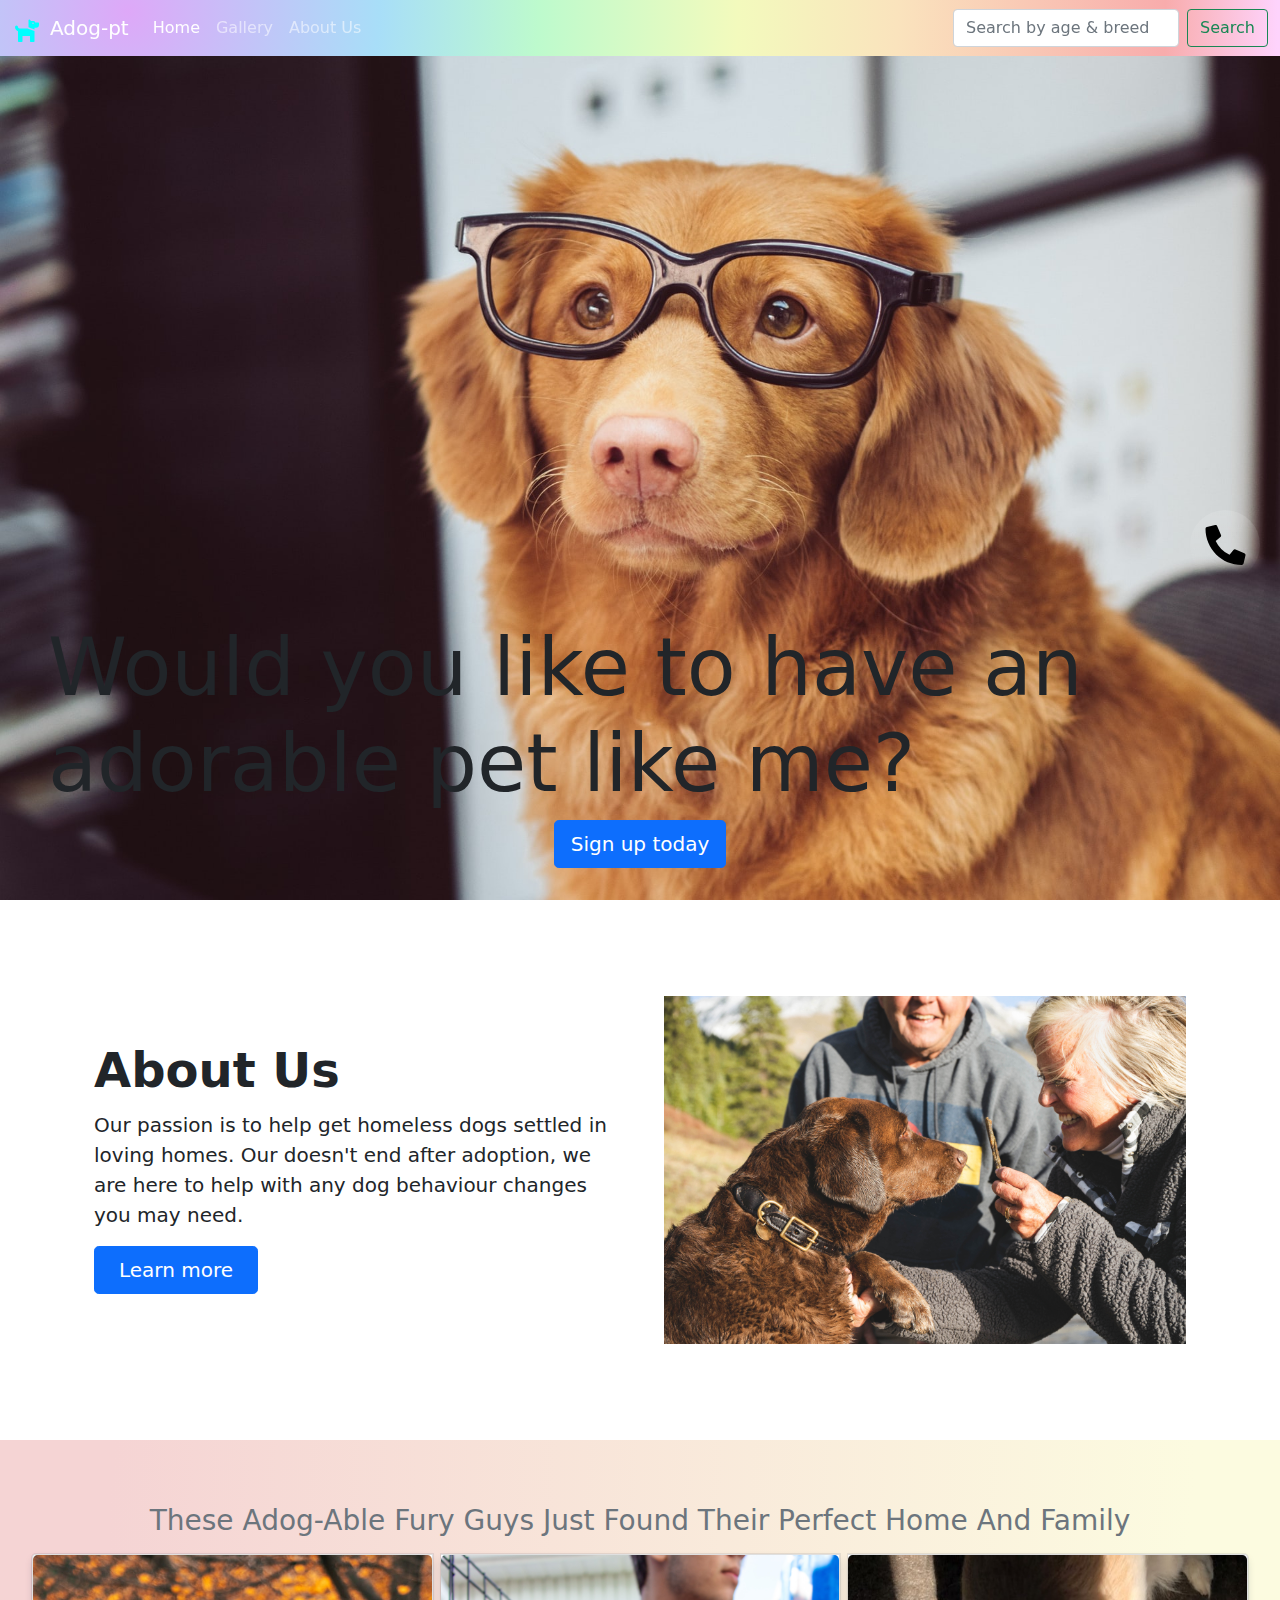
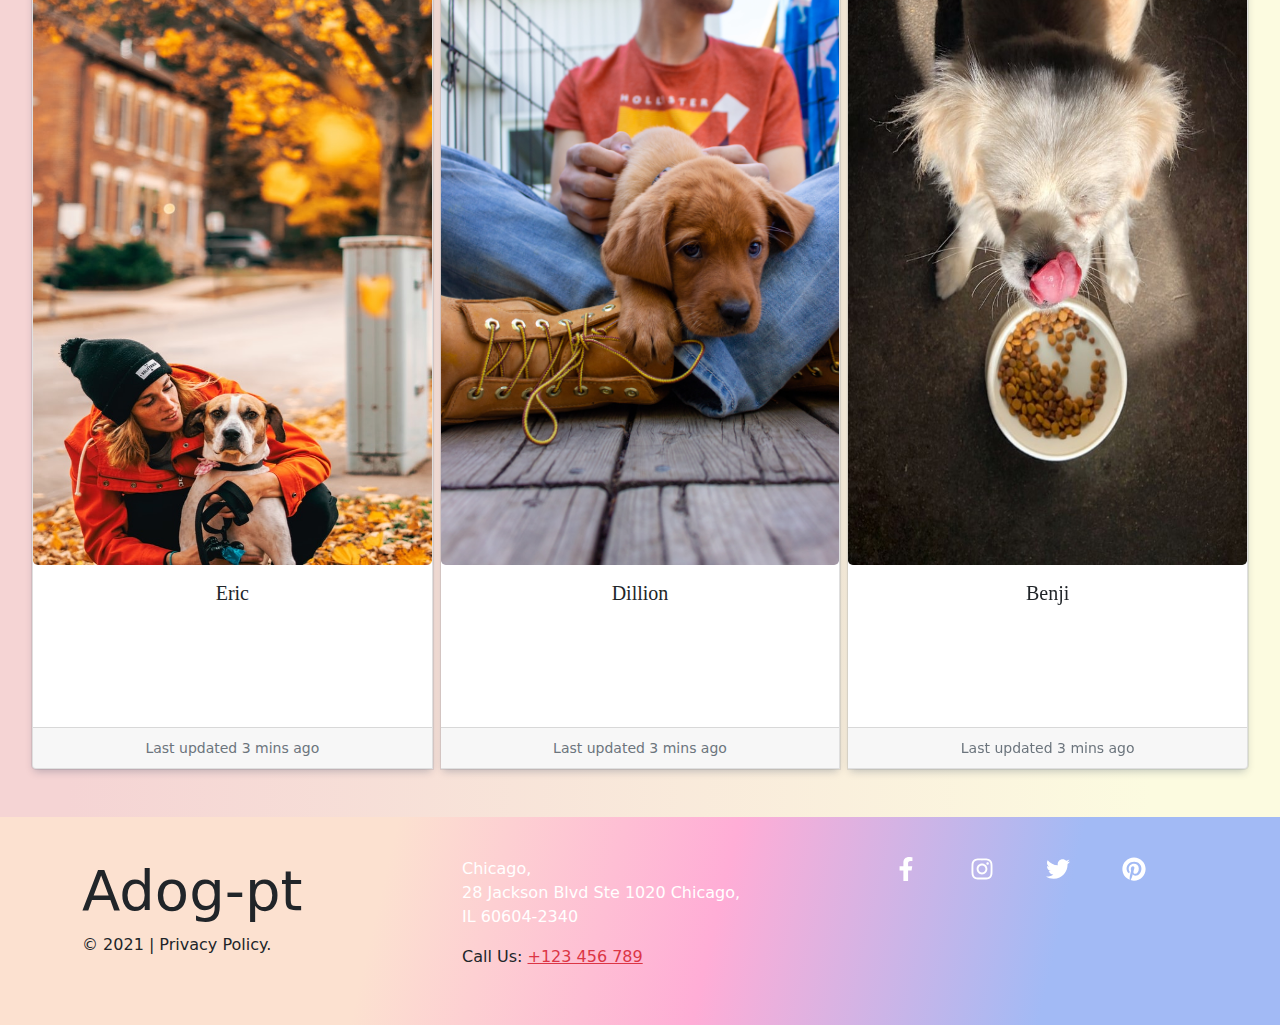
<file: index.html>
<!DOCTYPE html>
<html lang="en">
<head>
    <meta charset="UTF-8">
    <meta http-equiv="X-UA-Compatible" content="IE=edge">
    <meta name="viewport" content="width=device-width, initial-scale=1.0">
    <title>Adopt a dog</title>
    <link rel="stylesheet" href="./css/bootstrap.min.css">
    <link rel="stylesheet" href="./css/gallery.css">
</head>
<body>
    <nav class="navbar navbar-expand-md navbar-dark fixed-top">
        <div class="container-fluid">
          <a class="navbar-brand" href="/">
            <img src="./svg/dog-solid.svg"><span class=" ps-2">Adog-pt</span></a>
          <button class="navbar-toggler" type="button" data-bs-toggle="collapse" data-bs-target="#navbarCollapse" aria-controls="navbarCollapse" aria-expanded="false" aria-label="Toggle navigation">
            <span class="navbar-toggler-icon"></span>
          </button>
          <div class="collapse navbar-collapse" id="navbarCollapse">
            <ul class="navbar-nav me-auto mb-2 mb-md-0">
              <li class="nav-item text">
                <a class="nav-link active" aria-current="page" href="#">Home</a>
              </li>
              <li class="nav-item">
                <a class="nav-link" href="gallery.html">Gallery</a>
              </li>
              <li class="nav-item">
                <a class="nav-link" href="#about">About Us</a>
              </li>
            </ul>
            <form class="d-flex">
              <input class="form-control me-2" type="search" placeholder="Search by age & breed" aria-label="Search">
              <button class="btn btn-outline-success" type="submit">Search</button>
            </form>
          </div>
        </div>
    </nav> 
    <section class=" d-flex align-content-start flex-column justify-content-end" id="landing">

        <h1 class=" display-1 mb-2 ps-5 text-opacity-75   w-75 text">Would you like to have an adorable pet like me?</h1>
        <p class=" align-self-center pb-3"><a class="btn btn-lg btn-primary" href="#">Sign up today</a></p>
        <a href="#" class=" tel bg-gradient d-flex align-content-center justify-content-center"><img src="./svg/phone-alt-solid.svg" alt="phone icon" class=" m-auto"></a>
    </section>
  
    <section class="container col-xxl-8 px-4 py-5 " id="about">
      <div class="row flex-lg-row-reverse align-items-center g-5 py-5">
        <div class="col-10 col-sm-8 col-lg-6">
          <img src="./images/chewy.jpg" class="d-block mx-lg-auto img-fluid" alt="Bootstrap Themes" width="700" height="500" loading="lazy">
        </div>
        <div class="col-lg-6">
          <h1 class="display-5 fw-bold lh-1 mb-3 ">About Us</h1>
          <p class="lead">Our passion is to help get homeless dogs settled in loving homes. Our doesn't end after adoption, we are here to help with any dog behaviour changes you may need.</p>
          <div class="d-grid gap-2 d-md-flex justify-content-md-start">
            <button type="button" class="btn btn-primary btn-lg px-4 me-md-2">Learn more</button>
            
          </div>
        </div>
      </div>
    
    </section>
    <section class=" py-5" id="recent">
      <h3 class=" text-capitalize text-center py-3 text-secondary fs-3 w-75 m-auto">These Adog-able  fury guys just found their perfect home and family </h3>
        <div class="card-group g-4 w-75 m-auto text-center">
            <div class="card me-2">
              <img src="./images/erik.jpg" class="card-img-top rounded-3 h-75" alt="..." width="100%" height="82%">
              <div class="card-body">
                <h5 class="card-title">Eric</h5>
              </div>
              <div class="card-footer">
                <small class="text-muted">Last updated 3 mins ago</small>
              </div>
            </div>
            <div class="card me-2">
              <img src="./images/dillon.jpg" class=" card-img-top rounded-3 h-75" width="100%" height="100%"  alt="..." >
              <div class="card-body">
                <h5 class="card-title">Dillion</h5>
              </div>
              <div class="card-footer">
                <small class="text-muted">Last updated 3 mins ago</small>
              </div>
            </div>
            <div class="card">
              <img src="./images/benji.jpg" class="card-img-top rounded-3 h-75" alt="..."width="100%" height="100%" >
              <div class="card-body">
                <h5 class="card-title">Benji</h5>
              </div>
              <div class="card-footer">
                <small class="text-muted">Last updated 3 mins ago</small>
              </div>
            </div>
          </div>
    </section>
   


    <footer class="footer mt-auto py-3">
        <div class="container m-auto py-4">
          <div class="row">
            <a href="#" class=" col-12 col-md-4 col-lg-4 text-decoration-none text-dark">
              <h4 class=" display-4 ">Adog-pt</h4>
              <p class=" fs-6">© 2021 | Privacy Policy.</p>
            </a>
            <div class=" col-12 col-md-4 col-lg-4">
              <p class=" fs-6 text-white">Chicago,<br>
                28 Jackson Blvd Ste 1020 Chicago,<br>
                IL 60604-2340</p>
              <p class="fs-6 text-dark">Call Us: <a href="" class=" text-danger">+123 456 789</a></p>
            </div>
            <a href="#" class=" col-12 col-md-4 col-lg-4 d-flex justify-content-evenly">
              <svg aria-hidden="true" focusable="false" data-prefix="fab" data-icon="facebook-f" class="svg-inline--fa fa-facebook-f fa-w-10" width="24px" height="24px" fill="white"  role="img" xmlns="http://www.w3.org/2000/svg" viewBox="0 0 320 512"><path   d="M279.14 288l14.22-92.66h-88.91v-60.13c0-25.35 12.42-50.06 52.24-50.06h40.42V6.26S260.43 0 225.36 0c-73.22 0-121.08 44.38-121.08 124.72v70.62H22.89V288h81.39v224h100.17V288z"></path></svg>

              <svg aria-hidden="true" focusable="false" data-prefix="fab" data-icon="instagram" class="svg-inline--fa fa-instagram fa-w-14"  width="24px" height="24px" fill="white" role="img" xmlns="http://www.w3.org/2000/svg" viewBox="0 0 448 512"><path  d="M224.1 141c-63.6 0-114.9 51.3-114.9 114.9s51.3 114.9 114.9 114.9S339 319.5 339 255.9 287.7 141 224.1 141zm0 189.6c-41.1 0-74.7-33.5-74.7-74.7s33.5-74.7 74.7-74.7 74.7 33.5 74.7 74.7-33.6 74.7-74.7 74.7zm146.4-194.3c0 14.9-12 26.8-26.8 26.8-14.9 0-26.8-12-26.8-26.8s12-26.8 26.8-26.8 26.8 12 26.8 26.8zm76.1 27.2c-1.7-35.9-9.9-67.7-36.2-93.9-26.2-26.2-58-34.4-93.9-36.2-37-2.1-147.9-2.1-184.9 0-35.8 1.7-67.6 9.9-93.9 36.1s-34.4 58-36.2 93.9c-2.1 37-2.1 147.9 0 184.9 1.7 35.9 9.9 67.7 36.2 93.9s58 34.4 93.9 36.2c37 2.1 147.9 2.1 184.9 0 35.9-1.7 67.7-9.9 93.9-36.2 26.2-26.2 34.4-58 36.2-93.9 2.1-37 2.1-147.8 0-184.8zM398.8 388c-7.8 19.6-22.9 34.7-42.6 42.6-29.5 11.7-99.5 9-132.1 9s-102.7 2.6-132.1-9c-19.6-7.8-34.7-22.9-42.6-42.6-11.7-29.5-9-99.5-9-132.1s-2.6-102.7 9-132.1c7.8-19.6 22.9-34.7 42.6-42.6 29.5-11.7 99.5-9 132.1-9s102.7-2.6 132.1 9c19.6 7.8 34.7 22.9 42.6 42.6 11.7 29.5 9 99.5 9 132.1s2.7 102.7-9 132.1z"></path></svg>

              <svg aria-hidden="true" focusable="false" data-prefix="fab" data-icon="twitter" class="svg-inline--fa fa-twitter fa-w-16" role="img" xmlns="http://www.w3.org/2000/svg" width="24px" height="24px"  viewBox="0 0 512 512"><path fill="white" d="M459.37 151.716c.325 4.548.325 9.097.325 13.645 0 138.72-105.583 298.558-298.558 298.558-59.452 0-114.68-17.219-161.137-47.106 8.447.974 16.568 1.299 25.34 1.299 49.055 0 94.213-16.568 130.274-44.832-46.132-.975-84.792-31.188-98.112-72.772 6.498.974 12.995 1.624 19.818 1.624 9.421 0 18.843-1.3 27.614-3.573-48.081-9.747-84.143-51.98-84.143-102.985v-1.299c13.969 7.797 30.214 12.67 47.431 13.319-28.264-18.843-46.781-51.005-46.781-87.391 0-19.492 5.197-37.36 14.294-52.954 51.655 63.675 129.3 105.258 216.365 109.807-1.624-7.797-2.599-15.918-2.599-24.04 0-57.828 46.782-104.934 104.934-104.934 30.213 0 57.502 12.67 76.67 33.137 23.715-4.548 46.456-13.32 66.599-25.34-7.798 24.366-24.366 44.833-46.132 57.827 21.117-2.273 41.584-8.122 60.426-16.243-14.292 20.791-32.161 39.308-52.628 54.253z"></path></svg> 

              <svg aria-hidden="true" focusable="false" data-prefix="fab" data-icon="pinterest" class="svg-inline--fa fa-pinterest fa-w-16" role="img" xmlns="http://www.w3.org/2000/svg" height="24px" width="24px" viewBox="0 0 496 512"><path fill="white" d="M496 256c0 137-111 248-248 248-25.6 0-50.2-3.9-73.4-11.1 10.1-16.5 25.2-43.5 30.8-65 3-11.6 15.4-59 15.4-59 8.1 15.4 31.7 28.5 56.8 28.5 74.8 0 128.7-68.8 128.7-154.3 0-81.9-66.9-143.2-152.9-143.2-107 0-163.9 71.8-163.9 150.1 0 36.4 19.4 81.7 50.3 96.1 4.7 2.2 7.2 1.2 8.3-3.3.8-3.4 5-20.3 6.9-28.1.6-2.5.3-4.7-1.7-7.1-10.1-12.5-18.3-35.3-18.3-56.6 0-54.7 41.4-107.6 112-107.6 60.9 0 103.6 41.5 103.6 100.9 0 67.1-33.9 113.6-78 113.6-24.3 0-42.6-20.1-36.7-44.8 7-29.5 20.5-61.3 20.5-82.6 0-19-10.2-34.9-31.4-34.9-24.9 0-44.9 25.7-44.9 60.2 0 22 7.4 36.8 7.4 36.8s-24.5 103.8-29 123.2c-5 21.4-3 51.6-.9 71.2C65.4 450.9 0 361.1 0 256 0 119 111 8 248 8s248 111 248 248z"></path></svg>
            </a>
          </div>
        </div>
    </footer> 

    <script src="./js/bootstrap.min.js"></script> 
    <script src="./js/script.js"></script>
</body>

</html>
</file>
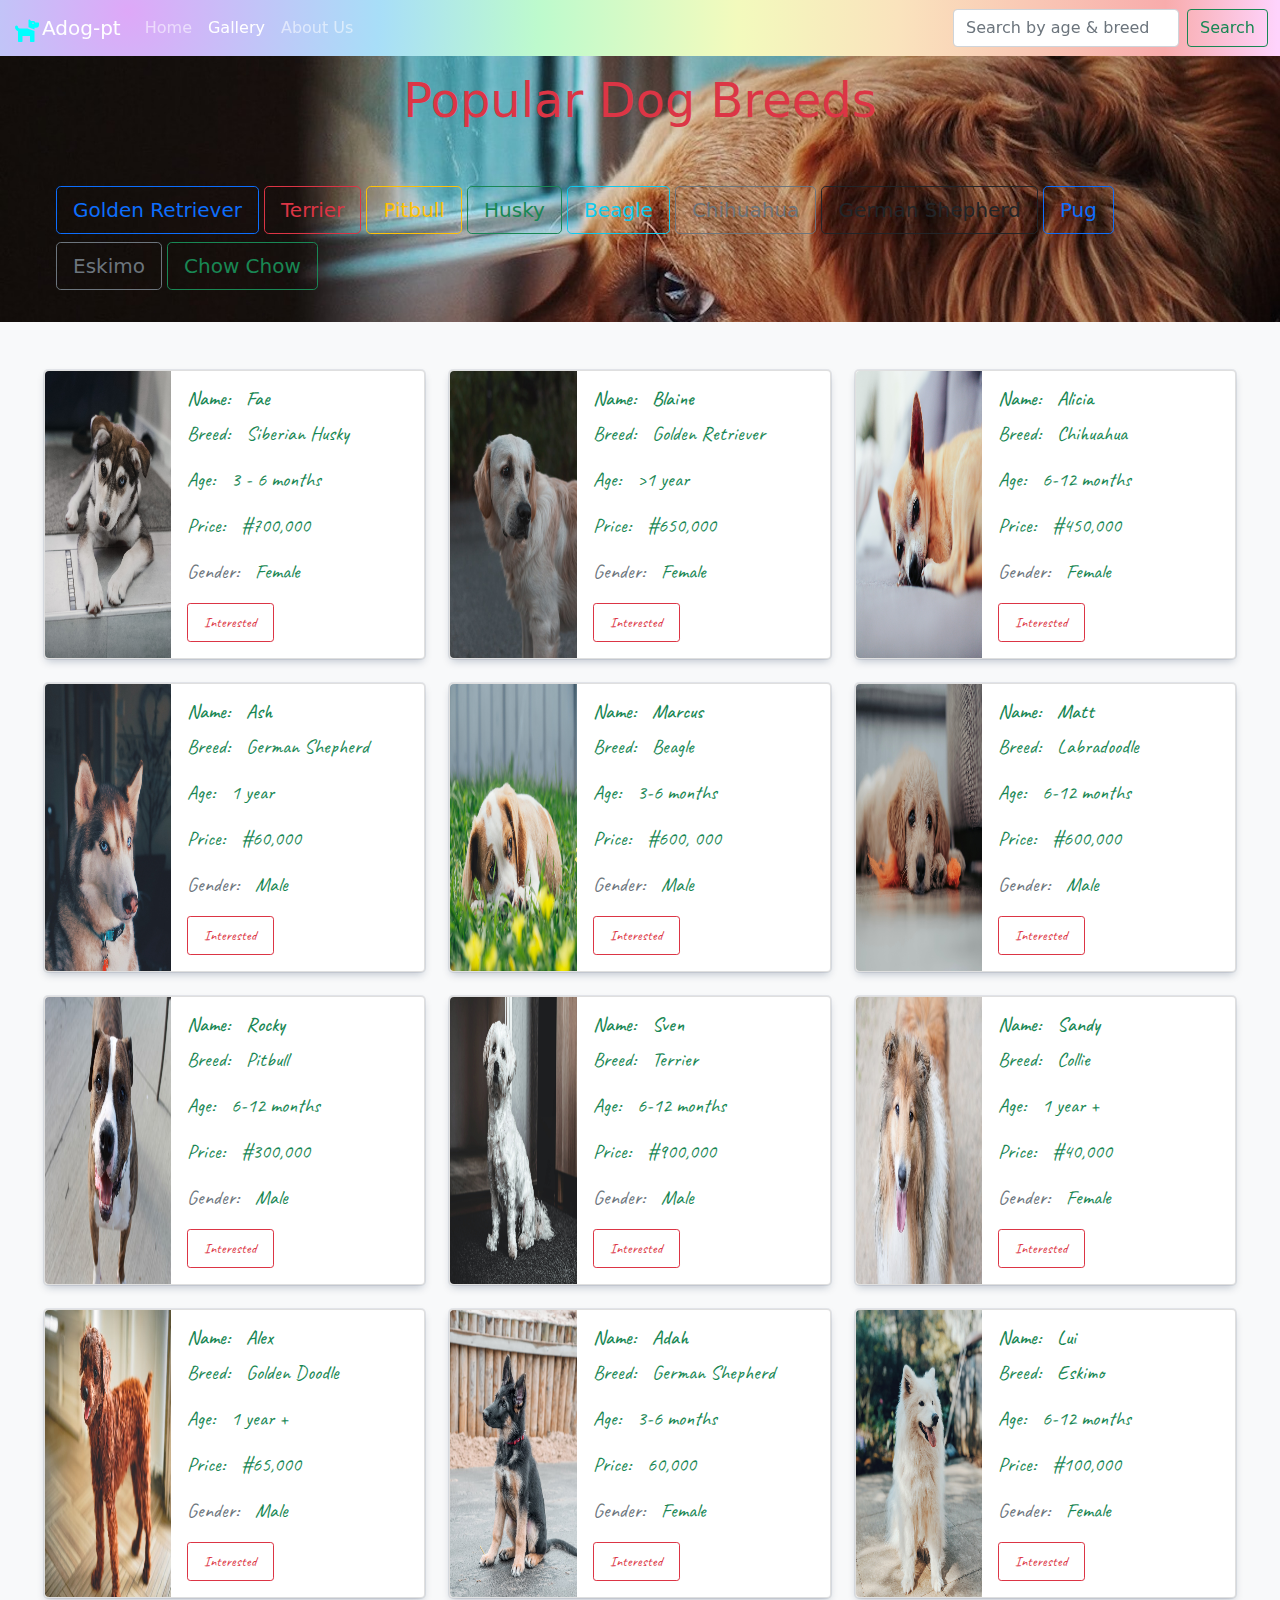
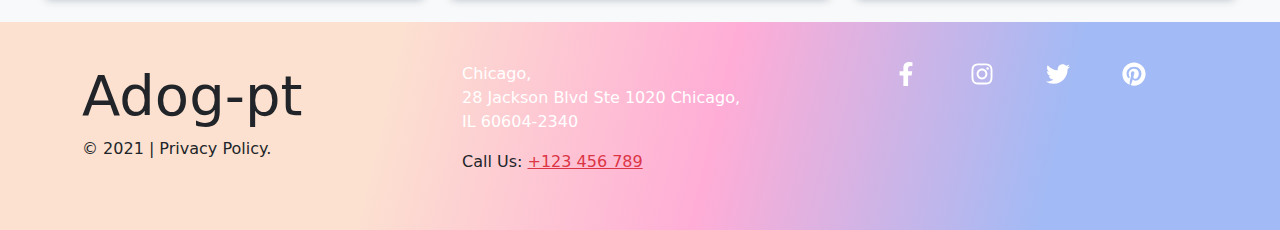
<file: gallery.html>
<!DOCTYPE html>
<html lang="en">
<head>
    <meta charset="UTF-8">
    <meta http-equiv="X-UA-Compatible" content="IE=edge">
    <meta name="viewport" content="width=device-width, initial-scale=1.0">
    <title>Gallery</title>
    <link rel="preconnect" href="https://fonts.googleapis.com">
    <link rel="preconnect" href="https://fonts.gstatic.com" crossorigin>
    <link href="https://fonts.googleapis.com/css2?family=Caveat:wght@400;600&display=swap" rel="stylesheet"> 
    <link rel="stylesheet" href="./css/bootstrap.min.css">
    <link rel="stylesheet" href="./css/gallery.css">
</head>
<body>
    <nav class="navbar navbar-expand-md navbar-dark fixed-top">
        <div class="container-fluid">
          <a class="navbar-brand" href="/">
            <img src="./svg/dog-solid.svg"><span>Adog-pt</span></a>
          <button class="navbar-toggler" type="button" data-bs-toggle="collapse" data-bs-target="#navbarCollapse" aria-controls="navbarCollapse" aria-expanded="false" aria-label="Toggle navigation">
            <span class="navbar-toggler-icon"></span>
          </button>
          <div class="collapse navbar-collapse" id="navbarCollapse">
            <ul class="navbar-nav  me-auto mb-2 mb-md-0">
              <li class="nav-item text">
                <a class="nav-link "  href="index.html">Home</a>
              </li>
              <li class="nav-item text">
                <a class="nav-link active " aria-current="page" href="#">Gallery</a>
              </li>
              <li class="nav-item">
                <a class="nav-link " href="#">About Us</a>
              </li>
            </ul>
            <form class="d-flex">
              <input class="form-control me-2" type="search" placeholder="Search by age & breed" aria-label="Search">
              <button class="btn btn-outline-success" type="submit">Search</button>
            </form>
          </div>
        </div>
    </nav>   
    <section class="h-auto  bg-light mt-5" id="two">
      <h3 class=" display-5 text-capitalize text-danger text-center py-4">Popular dog breeds</h3>
      <div class=" w-75 mx-auto h-auto">
        <div class=" row p-4 ">
          <div class=" col-12">
            <button class="btn btn-outline-primary btn-lg mb-2">Golden Retriever</button>
            <button class="btn btn-outline-danger btn-lg  mb-2">Terrier</button>
            <button class="btn btn-outline-warning btn-lg mb-2 ">Pitbull</button>
            <button class="btn btn-outline-success btn-lg mb-2">Husky</button>
            <button class="btn btn-outline-info btn-lg mb-2">Beagle</button>
            <button class="btn btn-outline-secondary btn-lg mb-2">Chihuahua</button>
            <button class="btn btn-outline-dark btn-lg mb-2">German Shepherd</button>
            <button class="btn btn-outline-primary btn-lg mb-2">Pug</button>
            <button class="btn btn-outline-secondary btn-lg mb-2 ">Eskimo</button>
            <button class="btn btn-outline-success btn-lg mb-2">Chow Chow</button>
            </div>
        </div>
      </div>
    </section>
    <section class=" py-4 h-auto bg-light" id="three">
      <div class="row row-cols-1 row-cols-sm-2 row-cols-md-1 row-cols-lg-2 row-cols-xl-3 g-4  w-75 m-auto" id="array">
        <div class="col mb-3">
          <div class="card h-100 g-2">
            <div class="row g-0">
              <div class="col-md-6 ">
                <img src="./images/siberian_husky.jpg " alt="siberian_husky" class=" pet_image img-fluid rounded-start" width="100%" height="100%">
              </div>
              <div class="col-md-6">
                <div class="card-body fs-5 text-success">
                  <h5 class="card-title "><span class="pe-3">Name:</span></h5>
                  <p class=" "><span class="pe-3">Breed:</span></p>
                  <p class="  "><span class="pe-3">Age:</span></p>
                  <p class="card-text "><span class="pe-3 ">Price:</span></p>
                  <p class="card-text  "><span class="text-muted pe-3">Gender:</span></p>
                  <button type="button" class="btn btn-sm btn-outline-danger  px-3 py-2 ">Interested</button>
                </div>
              </div>
            </div>
          </div>
        </div>
      </div> 
    </section>
    <footer class="footer mt-auto py-3">
      <div class="container m-auto py-4">
        <div class="row">
          <a href="#" class=" col-12 col-md-4 col-lg-4 text-decoration-none text-dark">
            <h4 class=" display-4 ">Adog-pt</h4>
            <p class=" fs-6">© 2021 | Privacy Policy.</p>
          </a>
          <div class=" col-12 col-md-4 col-lg-4">
            <p class=" fs-6 text-white">Chicago,<br>
              28 Jackson Blvd Ste 1020 Chicago,<br>
              IL 60604-2340</p>
            <p class="fs-6 text-dark">Call Us: <a href="" class=" text-danger">+123 456 789</a></p>
          </div>
          <div class=" col-12 col-md-4 col-lg-4 d-flex justify-content-evenly">
             <a href="#"><svg aria-hidden="true" focusable="false" data-prefix="fab" data-icon="facebook-f" class="svg-inline--fa fa-facebook-f fa-w-10" width="24px" height="24px" fill="white"  role="img" xmlns="http://www.w3.org/2000/svg" viewBox="0 0 320 512"><path   d="M279.14 288l14.22-92.66h-88.91v-60.13c0-25.35 12.42-50.06 52.24-50.06h40.42V6.26S260.43 0 225.36 0c-73.22 0-121.08 44.38-121.08 124.72v70.62H22.89V288h81.39v224h100.17V288z"></path></svg></a>

            <a href="#"><svg aria-hidden="true" focusable="false" data-prefix="fab" data-icon="instagram" class="svg-inline--fa fa-instagram fa-w-14"  width="24px" height="24px" fill="white" role="img" xmlns="http://www.w3.org/2000/svg" viewBox="0 0 448 512"><path  d="M224.1 141c-63.6 0-114.9 51.3-114.9 114.9s51.3 114.9 114.9 114.9S339 319.5 339 255.9 287.7 141 224.1 141zm0 189.6c-41.1 0-74.7-33.5-74.7-74.7s33.5-74.7 74.7-74.7 74.7 33.5 74.7 74.7-33.6 74.7-74.7 74.7zm146.4-194.3c0 14.9-12 26.8-26.8 26.8-14.9 0-26.8-12-26.8-26.8s12-26.8 26.8-26.8 26.8 12 26.8 26.8zm76.1 27.2c-1.7-35.9-9.9-67.7-36.2-93.9-26.2-26.2-58-34.4-93.9-36.2-37-2.1-147.9-2.1-184.9 0-35.8 1.7-67.6 9.9-93.9 36.1s-34.4 58-36.2 93.9c-2.1 37-2.1 147.9 0 184.9 1.7 35.9 9.9 67.7 36.2 93.9s58 34.4 93.9 36.2c37 2.1 147.9 2.1 184.9 0 35.9-1.7 67.7-9.9 93.9-36.2 26.2-26.2 34.4-58 36.2-93.9 2.1-37 2.1-147.8 0-184.8zM398.8 388c-7.8 19.6-22.9 34.7-42.6 42.6-29.5 11.7-99.5 9-132.1 9s-102.7 2.6-132.1-9c-19.6-7.8-34.7-22.9-42.6-42.6-11.7-29.5-9-99.5-9-132.1s-2.6-102.7 9-132.1c7.8-19.6 22.9-34.7 42.6-42.6 29.5-11.7 99.5-9 132.1-9s102.7-2.6 132.1 9c19.6 7.8 34.7 22.9 42.6 42.6 11.7 29.5 9 99.5 9 132.1s2.7 102.7-9 132.1z"></path></svg></a>

            <a href="#"><svg aria-hidden="true" focusable="false" data-prefix="fab" data-icon="twitter" class="svg-inline--fa fa-twitter fa-w-16" role="img" xmlns="http://www.w3.org/2000/svg" width="24px" height="24px"  viewBox="0 0 512 512"><path fill="white" d="M459.37 151.716c.325 4.548.325 9.097.325 13.645 0 138.72-105.583 298.558-298.558 298.558-59.452 0-114.68-17.219-161.137-47.106 8.447.974 16.568 1.299 25.34 1.299 49.055 0 94.213-16.568 130.274-44.832-46.132-.975-84.792-31.188-98.112-72.772 6.498.974 12.995 1.624 19.818 1.624 9.421 0 18.843-1.3 27.614-3.573-48.081-9.747-84.143-51.98-84.143-102.985v-1.299c13.969 7.797 30.214 12.67 47.431 13.319-28.264-18.843-46.781-51.005-46.781-87.391 0-19.492 5.197-37.36 14.294-52.954 51.655 63.675 129.3 105.258 216.365 109.807-1.624-7.797-2.599-15.918-2.599-24.04 0-57.828 46.782-104.934 104.934-104.934 30.213 0 57.502 12.67 76.67 33.137 23.715-4.548 46.456-13.32 66.599-25.34-7.798 24.366-24.366 44.833-46.132 57.827 21.117-2.273 41.584-8.122 60.426-16.243-14.292 20.791-32.161 39.308-52.628 54.253z"></path></svg></a>

            <a href="#"> <svg aria-hidden="true" focusable="false" data-prefix="fab" data-icon="pinterest" class="svg-inline--fa fa-pinterest fa-w-16" role="img" xmlns="http://www.w3.org/2000/svg" height="24px" width="24px" viewBox="0 0 496 512"><path fill="white" d="M496 256c0 137-111 248-248 248-25.6 0-50.2-3.9-73.4-11.1 10.1-16.5 25.2-43.5 30.8-65 3-11.6 15.4-59 15.4-59 8.1 15.4 31.7 28.5 56.8 28.5 74.8 0 128.7-68.8 128.7-154.3 0-81.9-66.9-143.2-152.9-143.2-107 0-163.9 71.8-163.9 150.1 0 36.4 19.4 81.7 50.3 96.1 4.7 2.2 7.2 1.2 8.3-3.3.8-3.4 5-20.3 6.9-28.1.6-2.5.3-4.7-1.7-7.1-10.1-12.5-18.3-35.3-18.3-56.6 0-54.7 41.4-107.6 112-107.6 60.9 0 103.6 41.5 103.6 100.9 0 67.1-33.9 113.6-78 113.6-24.3 0-42.6-20.1-36.7-44.8 7-29.5 20.5-61.3 20.5-82.6 0-19-10.2-34.9-31.4-34.9-24.9 0-44.9 25.7-44.9 60.2 0 22 7.4 36.8 7.4 36.8s-24.5 103.8-29 123.2c-5 21.4-3 51.6-.9 71.2C65.4 450.9 0 361.1 0 256 0 119 111 8 248 8s248 111 248 248z"></path></svg></a>
          </div>
        </div>
      </div>
    </footer> 
    <script src="./js/bootstrap.min.js"></script> 
    <script src="./js/script.js"></script>
  </body>
</html>
</file>
<file: css/gallery.css>
*{
    padding: 0;
    margin: 0;
    box-sizing: border-box;
}
#landing{
    background: url(../images/bg2.jpg)no-repeat;
    background-position-y: 18%;
    background-size: cover;
    width: 100%;
    height: 100vh;   
}
.navbar{
    background-image: radial-gradient(circle farthest-corner at 10% 20%,
     rgba(222, 168, 248, 1) 0%, rgba(168, 222, 248, 1)21.8%, rgba(189, 250, 205, 1) 35.6%,  rgba(243, 250, 189, 1) 52.9%, 
     rgba(250, 227, 189, 1) 66.8%,  rgba(248, 172, 172, 1) 90%, rgba(254, 211, 252, 1) 99.7%);
}
.tel{
    width: 70px !important;
    height: 70px !important;
    border-radius: 50%;
    position: fixed !important;
    bottom: 20rem;
    right: 20px;

}
 .tel:hover, .nav-link:hover{
    background-color: rgba(120, 105, 131, 0.397);
}
svg:hover{
    background-color: rgba(30, 143, 255, 0.37);
    border-radius: 50%;
}
#one{
    background: url(../images/pug.jpg)no-repeat;
    background-size: cover;
    height: 100vh;
    background-position: center ;
}
#two{
    background: url(../images/mark.jpg)no-repeat;
    background-size: cover;
   background-position:50% 35% ;
}
#three{
    height: auto;
}
#recent{
    background-image: linear-gradient(92.7deg, rgba(245, 212, 212, 1) 8.5%, rgba(252, 251, 224, 1) 90.2%);

}
.w-75{
    width: 95% !important;
}
.card{
    box-shadow: rgba(9, 30, 66, 0.25) 0px 4px 8px -2px, rgba(9, 30, 66, 0.08) 0px 0px 0px 1px;
}
.card-body{
    font-family: 'Caveat', cursive;
}
footer{
    background-image: linear-gradient(103.3deg, rgba(252, 225, 208, 1) 30%, rgba(255, 173, 214, 1) 55.7%, rgba(162, 186, 245, 1) 81.8%);

}
</file>
